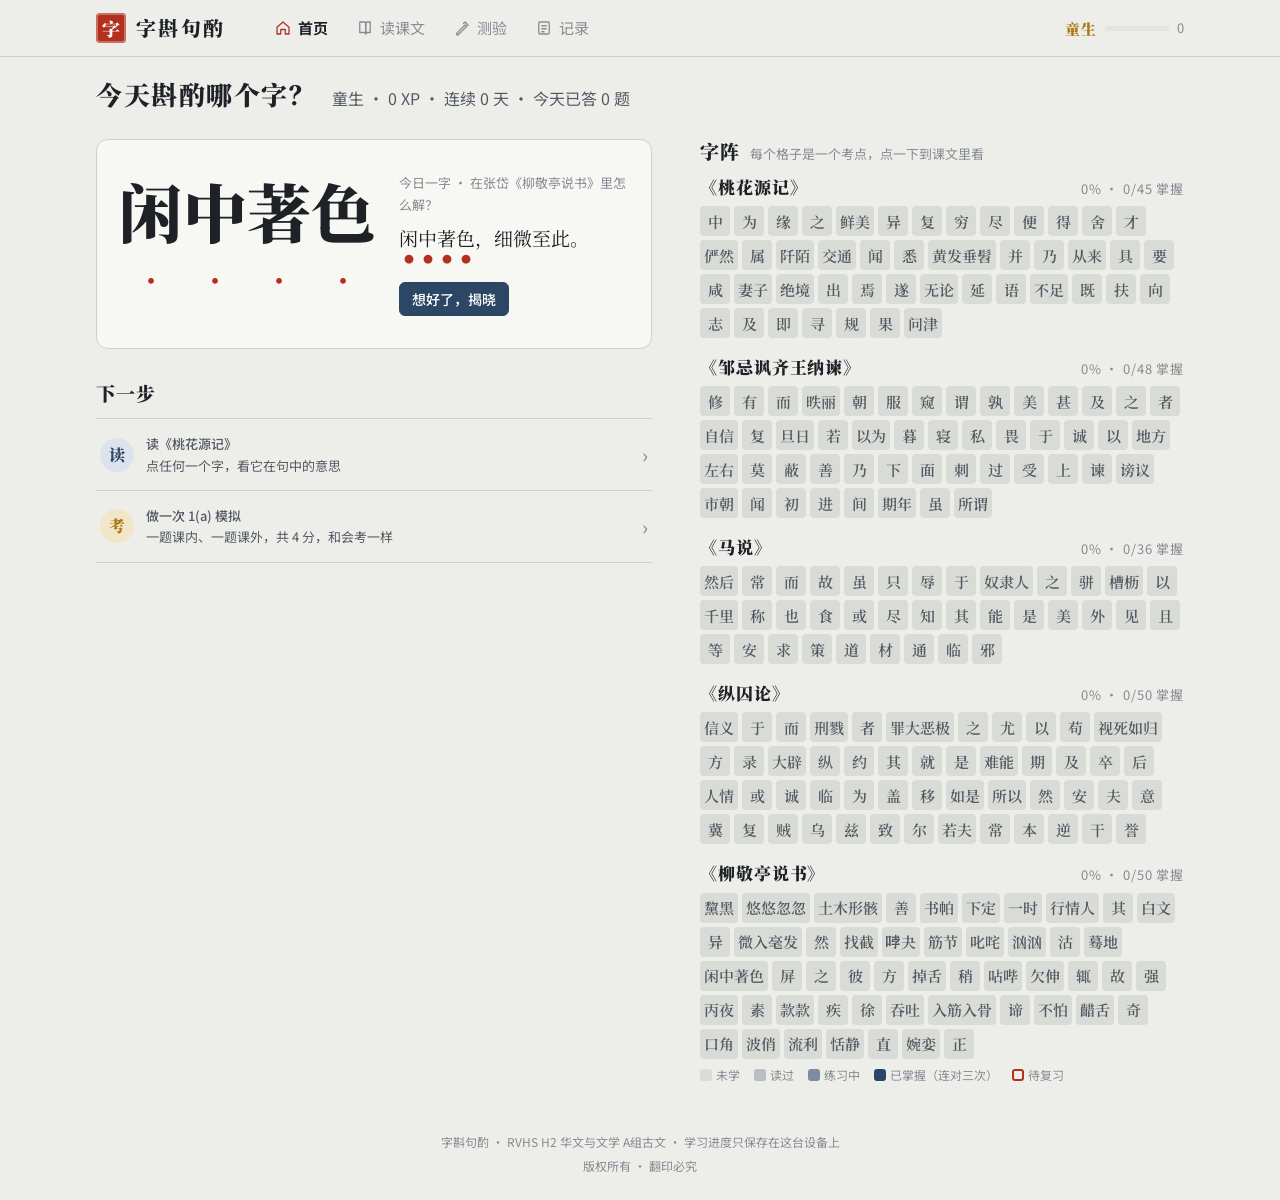
<file: index.html>
<!doctype html>
<html lang="zh-Hans">
<head>
<meta charset="utf-8">
<meta name="viewport" content="width=device-width, initial-scale=1, viewport-fit=cover">
<title>字斟句酌 · 文言字词</title>
<meta name="description" content="H2 华文与文学 A组古文：五篇指定古文逐字释义、一词多义、测一测，以及仿 1(a) 的课内外字词测验。">
<meta name="theme-color" content="#EDEEEA" media="(prefers-color-scheme: light)">
<meta name="theme-color" content="#16181C" media="(prefers-color-scheme: dark)">
<link rel="manifest" href="manifest.webmanifest">
<link rel="icon" type="image/png" href="icons/icon-192.png">
<link rel="apple-touch-icon" href="icons/apple-touch-icon.png">
<meta name="apple-mobile-web-app-capable" content="yes">
<meta name="apple-mobile-web-app-title" content="字斟句酌">
<link rel="preconnect" href="https://fonts.googleapis.com">
<link rel="preconnect" href="https://fonts.gstatic.com" crossorigin>
<link rel="stylesheet" href="https://fonts.googleapis.com/css2?family=Noto+Sans+SC:wght@400;500;700&family=Noto+Serif+SC:wght@400;600;900&display=swap">
<link rel="stylesheet" href="css/app.css">
</head>
<body>
<a class="skip" href="#main">跳到正文</a>
<header class="hd">
  <div class="hd-in">
    <a href="#home" class="brand" aria-label="字斟句酌 首页"><span class="seal" aria-hidden="true">字</span><span class="brand-t">字斟句酌</span></a>
    <nav class="nav" aria-label="主导航">
      <a href="#home" data-v="home"><svg viewBox="0 0 24 24" aria-hidden="true"><path d="M4 11 12 4l8 7v9h-5v-6H9v6H4z"/></svg><span>首页</span></a>
      <a href="#read" data-v="read"><svg viewBox="0 0 24 24" aria-hidden="true"><path d="M5 4h6a2 2 0 0 1 2 2v14a2 2 0 0 0-2-2H5z"/><path d="M19 4h-4a2 2 0 0 0-2 2v14a2 2 0 0 1 2-2h4z"/></svg><span>读课文</span></a>
      <a href="#quiz" data-v="quiz"><svg viewBox="0 0 24 24" aria-hidden="true"><path d="M5 19 16 8l2 2L7 21H5z"/><path d="m14 6 2-2 4 4-2 2"/></svg><span>测验</span></a>
      <a href="#records" data-v="records"><svg viewBox="0 0 24 24" aria-hidden="true"><rect x="5" y="4" width="14" height="16" rx="1.5"/><path d="M9 9h6M9 13h6M9 17h3"/></svg><span>记录</span></a>
    </nav>
    <a class="rank-chip" href="#records" aria-label="我的等级"><b id="hd-rank">童生</b><span class="xpbar" aria-hidden="true"><i id="hd-bar"></i></span><span id="hd-xp" class="hd-xp">0</span></a>
  </div>
</header>
<main id="main" tabindex="-1"></main>
<aside id="sheet" class="sheet" hidden aria-live="polite"></aside>
<div id="toast" role="status" hidden></div>
<div id="ov" class="ov" hidden></div>
<div id="stage" aria-hidden="true"></div>
<footer class="ft"><p>字斟句酌 · RVHS H2 华文与文学 A组古文 · 学习进度只保存在这台设备上</p><p>版权所有 · 翻印必究</p></footer>
<script src="js/parse.js"></script>
<script src="js/zz.js"></script>
<script src="data/texts/taohua.js"></script>
<script src="data/texts/zouji.js"></script>
<script src="data/texts/mashuo.js"></script>
<script src="data/texts/zongqiu.js"></script>
<script src="data/texts/liujingting.js"></script>
<script src="data/config.js"></script>
<script src="js/app.js"></script>
<script>
  if ('serviceWorker' in navigator && (location.protocol === 'https:' || location.hostname === 'localhost')) {
    window.addEventListener('load', function () { navigator.serviceWorker.register('sw.js').catch(function () {}); });
  }
</script>
</body>
</html>
</file>
<file: css/app.css>
/* 字斟句酌 · 文言字词
   One idea carries the design: the exam's 着重号. A tapped or tested character gets a 朱砂 dot beneath it
   (CSS text-emphasis), and its meaning appears as a 朱批 — a red-ink margin note. Everything else stays ink-on-paper quiet.
   Phones: one column, tab bar at the bottom, notes in a bottom sheet. ≥1040px: text column + sticky margin note. */
/* 𠷺 (U+20DFA) and 㕮 are missing from most phone fonts; this 1 KB font carries just those glyphs (built from Noto Serif CJK, OFL) */
@font-face { font-family: 'ZZ Rare'; src: url('fonts/zz-rare.woff2') format('woff2'); unicode-range: U+20DFA, U+356E; font-display: swap; }
:root {
  --paper: #EDEEEA;      /* 宣纸灰 */
  --leaf: #F7F7F4;       /* raised surface */
  --sunk: #E2E4DF;
  --ink: #1E2126;        /* 墨 */
  --ink-2: #545A63;      /* 淡墨 */
  --ink-3: #868B92;
  --rule: #CDD0CA;
  --zhu: #B3301E;        /* 朱砂: annotation, dots, marks */
  --zhu-soft: #F3DDD7;
  --dai: #2C4766;        /* 黛: actions */
  --dai-ink: #FFFFFF;
  --dai-soft: #DCE3EC;
  --huang: #A87C14;      /* 藤黄: rank, XP */
  --huang-soft: #F1E6C8;
  --lv: #3B7656;         /* 石绿: correct */
  --lv-soft: #DCEBE2;
  --m0: #D9DBD6; --m1: #B9BDC4; --m2: #7E8CA0; --m3: #2C4766;  /* mastery shades: 未学 / 读过 / 练习中 / 掌握 */
  --f-wen: 'ZZ Rare', 'Noto Serif SC', 'Songti SC', 'STSong', 'SimSun', serif;
  --f-ui: 'ZZ Rare', 'Noto Sans SC', 'PingFang SC', 'Hiragino Sans GB', 'Microsoft YaHei', system-ui, sans-serif;
  --tab-h: 62px;
  --r-s: 6px; --r-m: 12px;
  color-scheme: light;
}
@media (prefers-color-scheme: dark) {
  :root:not([data-theme="light"]) {
    --paper: #16181C; --leaf: #1E2126; --sunk: #25292F; --ink: #E6E4DE; --ink-2: #ABAFB5; --ink-3: #7B8087; --rule: #33383F;
    --zhu: #E0715C; --zhu-soft: #3A211C; --dai: #9DB6D6; --dai-ink: #10161E; --dai-soft: #233245;
    --huang: #D9B256; --huang-soft: #3A3120; --lv: #7FC39C; --lv-soft: #1C3127;
    --m0: #2A2E34; --m1: #464C55; --m2: #6F84A0; --m3: #A9C0DE;
    color-scheme: dark;
  }
}
:root[data-theme="dark"] {
  --paper: #16181C; --leaf: #1E2126; --sunk: #25292F; --ink: #E6E4DE; --ink-2: #ABAFB5; --ink-3: #7B8087; --rule: #33383F;
  --zhu: #E0715C; --zhu-soft: #3A211C; --dai: #9DB6D6; --dai-ink: #10161E; --dai-soft: #233245;
  --huang: #D9B256; --huang-soft: #3A3120; --lv: #7FC39C; --lv-soft: #1C3127;
  --m0: #2A2E34; --m1: #464C55; --m2: #6F84A0; --m3: #A9C0DE;
  color-scheme: dark;
}

* { box-sizing: border-box; }
html { -webkit-text-size-adjust: 100%; }
body { margin: 0; background: var(--paper); color: var(--ink); font: 16px/1.65 var(--f-ui); padding-bottom: calc(var(--tab-h) + env(safe-area-inset-bottom)); }
button, input, select, textarea { font: inherit; color: inherit; }
a { color: var(--dai); }
:focus-visible { outline: 2px solid var(--dai); outline-offset: 2px; border-radius: 3px; }
main:focus, main:focus-visible { outline: none; }
.skip { position: absolute; left: -999px; top: 8px; background: var(--leaf); padding: 6px 10px; z-index: 50; }
.skip:focus { left: 8px; }
.sr { position: absolute; width: 1px; height: 1px; overflow: hidden; clip: rect(0 0 0 0); }
#stage { position: absolute; left: -10000px; top: 0; width: 760px; }

/* ---------- header / nav ---------- */
.hd { position: sticky; top: 0; z-index: 20; background: var(--paper); border-bottom: 1px solid var(--rule); padding-top: env(safe-area-inset-top); }
.hd-in { max-width: 1120px; margin: 0 auto; display: flex; align-items: center; gap: 16px; height: 56px; padding: 0 16px; }
.brand { display: flex; align-items: center; gap: 10px; text-decoration: none; color: var(--ink); }
.brand-t { font: 900 20px/1 var(--f-wen); letter-spacing: .12em; }
.seal { display: inline-grid; place-items: center; width: 30px; height: 30px; background: var(--zhu); color: #fff; font: 900 18px/1 var(--f-wen); border-radius: 4px; box-shadow: inset 0 0 0 2px color-mix(in srgb, #fff 30%, transparent); }
.nav { position: fixed; left: 0; right: 0; bottom: 0; z-index: 30; display: grid; grid-template-columns: repeat(4, 1fr); height: calc(var(--tab-h) + env(safe-area-inset-bottom)); padding-bottom: env(safe-area-inset-bottom); background: var(--leaf); border-top: 1px solid var(--rule); }
.nav a { display: flex; flex-direction: column; align-items: center; justify-content: center; gap: 2px; font-size: 12px; color: var(--ink-3); text-decoration: none; }
.nav svg { width: 22px; height: 22px; fill: none; stroke: currentColor; stroke-width: 1.7; stroke-linejoin: round; stroke-linecap: round; }
.nav a[aria-current="page"] { color: var(--ink); font-weight: 700; }
.nav a[aria-current="page"] svg { stroke: var(--zhu); }
.rank-chip { margin-left: auto; display: flex; align-items: center; gap: 8px; text-decoration: none; color: var(--ink); font-size: 13px; }
.rank-chip b { font: 900 15px/1 var(--f-wen); color: var(--huang); letter-spacing: .08em; }
.xpbar { display: inline-block; width: 64px; height: 5px; border-radius: 3px; background: var(--sunk); overflow: hidden; }
.xpbar i { display: block; height: 100%; width: 0; background: var(--huang); transition: width .4s; }
.hd-xp { color: var(--ink-3); font-variant-numeric: tabular-nums; }
@media (min-width: 760px) {
  body { padding-bottom: 0; }
  .hd { background: color-mix(in srgb, var(--paper) 90%, transparent); backdrop-filter: blur(8px); -webkit-backdrop-filter: blur(8px); }
  .nav { position: static; display: flex; gap: 4px; height: auto; padding: 0; background: none; border: 0; margin-left: 20px; }
  .nav a { flex-direction: row; gap: 6px; font-size: 15px; padding: 8px 12px; border-radius: var(--r-s); }
  .nav a:hover { background: var(--sunk); }
  .nav svg { width: 18px; height: 18px; }
}

/* ---------- page frame ---------- */
main { display: block; max-width: 1120px; margin: 0 auto; padding: 20px 16px 48px; outline: none; }
.col { max-width: 720px; margin: 0 auto; }
.ft { text-align: center; color: var(--ink-3); font-size: 12px; padding: 0 16px 24px; }
.ft p { margin: 0; }
.ft p + p { margin-top: 4px; }
h1, h2, h3 { font-family: var(--f-wen); font-weight: 900; line-height: 1.3; margin: 0; }
.pg-h { font-size: 28px; letter-spacing: .06em; margin-bottom: 4px; }
.pg-sub { color: var(--ink-2); margin: 0 0 20px; }
.sec-h { font-size: 19px; letter-spacing: .05em; margin: 32px 0 12px; display: flex; align-items: baseline; gap: 10px; }
.sec-h small { font: 400 13px var(--f-ui); color: var(--ink-3); letter-spacing: 0; }
.back { background: none; border: 0; padding: 4px 0; color: var(--ink-2); cursor: pointer; margin-bottom: 8px; }
.back:hover { color: var(--ink); }
.fine { font-size: 13px; color: var(--ink-3); }

.btn { display: inline-flex; align-items: center; justify-content: center; gap: 6px; min-height: 44px; padding: 0 18px; border-radius: var(--r-s); border: 1px solid var(--rule); background: var(--leaf); cursor: pointer; text-decoration: none; color: var(--ink); font-weight: 500; }
.btn:hover { border-color: var(--ink-3); }
.btn.primary { background: var(--dai); border-color: var(--dai); color: var(--dai-ink); }
.btn.primary:hover { filter: brightness(1.08); }
.btn.zhu { background: var(--zhu); border-color: var(--zhu); color: #fff; }
.btn.ghost { background: none; }
.btn.sm { min-height: 34px; padding: 0 12px; font-size: 14px; }
.btn[disabled] { opacity: .45; cursor: not-allowed; }
.actions { display: flex; flex-wrap: wrap; gap: 10px; margin-top: 16px; }

/* 着重号: the dotted character, everywhere a word is "the one being asked about" */
.dot { -webkit-text-emphasis: filled circle var(--zhu); text-emphasis: filled circle var(--zhu); -webkit-text-emphasis-position: under; text-emphasis-position: under right; }
.wen { font-family: var(--f-wen); }

/* ---------- home ---------- */
.home { display: grid; gap: 28px; }
@media (min-width: 1040px) { .home { grid-template-columns: minmax(0, 1.15fr) minmax(0, 1fr); align-items: start; column-gap: 48px; } .home .span { grid-column: 1 / -1; } }
.hello { display: flex; flex-wrap: wrap; align-items: baseline; gap: 6px 16px; }
.hello h1 { font-size: 26px; letter-spacing: .06em; }
.hello p { margin: 0; color: var(--ink-2); }
.today { position: relative; display: grid; grid-template-columns: auto 1fr; gap: 0 24px; align-items: center; padding: 24px 22px; background: var(--leaf); border-radius: var(--r-m); border: 1px solid var(--rule); }
.today .big { font: 900 104px/1 var(--f-wen); padding-bottom: 22px; -webkit-text-emphasis: filled dot var(--zhu); text-emphasis: filled dot var(--zhu); -webkit-text-emphasis-position: under; text-emphasis-position: under right; }
.today .big.multi { font-size: 64px; }
.today .lbl { font-size: 13px; color: var(--ink-3); margin: 0 0 6px; }
.today .ctx { font: 400 19px/1.8 var(--f-wen); margin: 0; }
.today .cite { font-size: 13px; color: var(--ink-2); margin: 2px 0 12px; }
.today .ans { border-left: 3px solid var(--zhu); padding: 2px 0 2px 12px; margin: 10px 0; }
.today .ans b { font-family: var(--f-wen); font-size: 19px; color: var(--zhu); }
@media (max-width: 520px) { .today { grid-template-columns: 1fr; } .today .big { font-size: 84px; } }

.next { list-style: none; margin: 0; padding: 0; border-top: 1px solid var(--rule); }
.next li { border-bottom: 1px solid var(--rule); }
.next a { display: grid; grid-template-columns: 34px 1fr auto; gap: 12px; align-items: center; padding: 14px 4px; text-decoration: none; color: var(--ink); }
.next a:hover { background: var(--sunk); }
.next .ic { width: 34px; height: 34px; display: grid; place-items: center; border-radius: 50%; background: var(--dai-soft); color: var(--dai); font: 900 16px/1 var(--f-wen); }
.next .ic.zhu { background: var(--zhu-soft); color: var(--zhu); }
.next .ic.huang { background: var(--huang-soft); color: var(--huang); }
.next b { display: block; font-weight: 500; }
.next span { font-size: 13px; color: var(--ink-2); }
.next .go { color: var(--ink-3); font-size: 20px; }

/* 字阵 mastery map */
.zhen { display: grid; gap: 18px; }
.zhen-row h3 { font-size: 17px; letter-spacing: .05em; display: flex; justify-content: space-between; align-items: baseline; margin-bottom: 8px; }
.zhen-row h3 a { color: var(--ink); text-decoration: none; }
.zhen-row h3 small { font: 400 13px var(--f-ui); color: var(--ink-3); font-variant-numeric: tabular-nums; }
.tiles { display: flex; flex-wrap: wrap; gap: 4px; }
.tile { min-width: 30px; height: 30px; padding: 0 4px; display: grid; place-items: center; border: 0; border-radius: 4px; font: 600 15px/1 var(--f-wen); cursor: pointer; background: var(--m0); color: var(--ink-2); }
.tile.l1 { background: var(--m1); color: var(--ink); }
.tile.l2 { background: var(--m2); color: #fff; }
.tile.l3 { background: var(--m3); color: var(--dai-ink); }
.tile.due { box-shadow: inset 0 0 0 2px var(--zhu); }
.legend { display: flex; flex-wrap: wrap; gap: 6px 14px; font-size: 12px; color: var(--ink-3); margin-top: 6px; }
.legend i { display: inline-block; width: 12px; height: 12px; border-radius: 3px; vertical-align: -1px; margin-right: 4px; }

/* ---------- 读课文: text list ---------- */
.shelf { list-style: none; margin: 0; padding: 0; display: grid; gap: 0; border-top: 1px solid var(--ink); }
.shelf li { border-bottom: 1px solid var(--rule); }
.shelf a { display: grid; grid-template-columns: 1fr auto; gap: 4px 16px; padding: 18px 4px; text-decoration: none; color: var(--ink); }
.shelf a:hover { background: var(--sunk); }
.shelf h2 { font-size: 24px; letter-spacing: .08em; }
.shelf .by { grid-column: 1; color: var(--ink-2); font-size: 14px; }
.shelf .pct { grid-row: 1 / span 2; grid-column: 2; align-self: center; text-align: right; font-size: 13px; color: var(--ink-3); }
.shelf .pct b { display: block; font: 900 22px/1.1 var(--f-wen); color: var(--dai); }
.shelf .mini { grid-column: 1 / -1; display: flex; gap: 2px; margin-top: 6px; }
.shelf .mini i { flex: 1; height: 4px; border-radius: 2px; background: var(--m0); }
.shelf .mini i.l1 { background: var(--m1); } .shelf .mini i.l2 { background: var(--m2); } .shelf .mini i.l3 { background: var(--m3); }

/* ---------- 读课文: reader ---------- */
.reader { display: grid; gap: 24px; }
@media (min-width: 1040px) { .reader { grid-template-columns: minmax(0, 1fr) 340px; gap: 48px; } }
.r-head h1 { font-size: 34px; letter-spacing: .12em; }
.r-head .by { color: var(--ink-2); margin: 4px 0 10px; }
.r-head .intro { color: var(--ink-2); font-size: 15px; margin: 0 0 16px; max-width: 40em; }
.r-tools { position: sticky; top: 56px; z-index: 5; display: flex; flex-wrap: wrap; align-items: center; gap: 10px 14px; padding: 10px 0; background: var(--paper); border-bottom: 1px solid var(--rule); margin-bottom: 18px; }
.seg { display: inline-flex; border: 1px solid var(--rule); border-radius: var(--r-s); overflow: hidden; }
.seg button { border: 0; background: var(--leaf); padding: 6px 14px; cursor: pointer; font-size: 14px; }
.seg button + button { border-left: 1px solid var(--rule); }
.seg button[aria-pressed="true"] { background: var(--ink); color: var(--paper); }
.chk { display: inline-flex; align-items: center; gap: 6px; font-size: 14px; color: var(--ink-2); cursor: pointer; }
.chk input { accent-color: var(--zhu); width: 16px; height: 16px; }
.r-tools .btn { margin-left: auto; }
.text { font: 400 22px/2.25 var(--f-wen); letter-spacing: .05em; max-width: 34em; }
.text p { margin: 0 0 1.1em; text-indent: 2em; }
.text .sent { border-radius: 4px; }
.text .w { cursor: pointer; border-radius: 3px; padding: .08em 0; transition: background-color .15s; }
.text .w:hover { background: var(--sunk); }
.text.show-key .w.k { text-decoration: underline dotted color-mix(in srgb, var(--zhu) 70%, transparent); text-decoration-thickness: 2px; text-underline-offset: .32em; }
.text .w.seen { color: var(--ink); }
.text .w.on { background: var(--zhu-soft); -webkit-text-emphasis: filled circle var(--zhu); text-emphasis: filled circle var(--zhu); -webkit-text-emphasis-position: under; text-emphasis-position: under right; text-decoration: none; }
.text .sent.on-s { background: color-mix(in srgb, var(--sunk) 60%, transparent); }
.text .bh { display: block; text-indent: 0; font: 400 16px/1.8 var(--f-ui); letter-spacing: 0; color: var(--ink-2); margin: .1em 0 .7em; padding-left: 12px; border-left: 2px solid var(--rule); }
.text.mode-yw .bh { display: none; }
.text.mode-dz p { text-indent: 0; }
.text.mode-dz .sent { display: block; }
.text.mode-bh .sent .zh { display: none; }
.text.mode-bh .bh { border: 0; padding: 0; font-size: 18px; color: var(--ink); display: inline; }
.sent-note { display: block; text-indent: 0; font: 13px/1.6 var(--f-ui); letter-spacing: 0; color: var(--ink-3); margin: -.4em 0 .9em 14px; }
.sent-note::before { content: '注　'; color: var(--zhu); font-weight: 700; }
.text.mode-yw .sent-note, .text.mode-bh .sent-note { display: none; }

/* 朱批 margin note (desktop) / bottom sheet (phone) */
.margin { display: none; }
@media (min-width: 1040px) {
  .margin { display: block; position: sticky; top: 130px; align-self: start; max-height: calc(100vh - 150px); overflow: auto; }
  .margin .empty { color: var(--ink-3); font-size: 14px; border-left: 2px solid var(--rule); padding-left: 14px; }
}
.note { border-left: 3px solid var(--zhu); padding: 2px 0 4px 16px; }
.note .hw { display: flex; align-items: flex-end; gap: 12px; flex-wrap: wrap; }
.note .hw b { font: 900 44px/1.2 var(--f-wen); color: var(--ink); padding-bottom: 12px; -webkit-text-emphasis: filled dot var(--zhu); text-emphasis: filled dot var(--zhu); -webkit-text-emphasis-position: under; text-emphasis-position: under right; }
.note .py { color: var(--ink-2); font-size: 15px; padding-bottom: 18px; }
.note .tag { display: inline-block; font-size: 12px; padding: 2px 8px; border-radius: 10px; background: var(--zhu-soft); color: var(--zhu); margin-bottom: 18px; }
.note .g { font: 600 20px/1.6 var(--f-wen); color: var(--zhu); margin: 4px 0 6px; }
.note .g small { display: block; font: 400 12px var(--f-ui); color: var(--ink-3); }
.note .n { font-size: 14px; color: var(--ink-2); margin: 0 0 10px; }
.note .in-s { font: 400 16px/1.8 var(--f-wen); margin: 10px 0 2px; }
.note .in-bh { font-size: 14px; color: var(--ink-2); margin: 0 0 10px; }
.note h4 { font: 700 13px var(--f-ui); color: var(--ink-3); margin: 18px 0 6px; }
.senses { list-style: none; margin: 0; padding: 0; counter-reset: s; }
.senses li { position: relative; padding: 6px 0 6px 28px; border-top: 1px dashed var(--rule); font-size: 14px; counter-increment: s; }
.senses li::before { content: counter(s); position: absolute; left: 0; top: 7px; width: 19px; height: 19px; border-radius: 50%; display: grid; place-items: center; font-size: 11px; background: var(--sunk); color: var(--ink-2); }
.senses li.here::before { background: var(--zhu); color: #fff; }
.senses li .m { font-weight: 700; }
.senses li.here .m { color: var(--zhu); }
.senses li .pos { color: var(--ink-3); font-size: 12px; margin-left: 4px; }
.senses li .ex { display: block; font-family: var(--f-wen); color: var(--ink-2); }
.xref { list-style: none; margin: 0; padding: 0; font-size: 14px; }
.xref li { padding: 5px 0; border-top: 1px dashed var(--rule); }
.xref a { color: var(--ink); text-decoration: none; }
.xref a:hover { text-decoration: underline; }
.xref .t { color: var(--ink-3); font-size: 12px; }
.tip { font-size: 14px; background: var(--huang-soft); color: var(--ink); border-radius: var(--r-s); padding: 8px 12px; margin-top: 14px; }
.note-nav { display: flex; gap: 8px; margin-top: 16px; }
.sheet { position: fixed; left: 0; right: 0; bottom: 0; z-index: 40; max-height: 62vh; overflow: auto; background: var(--leaf); border-top: 1px solid var(--rule); border-radius: 14px 14px 0 0; box-shadow: 0 -8px 30px rgba(20, 22, 26, .18); padding: 10px 18px calc(18px + env(safe-area-inset-bottom)); }
.sheet .grab { display: flex; justify-content: flex-end; position: sticky; top: -10px; background: var(--leaf); padding-top: 6px; }
.sheet .x { border: 0; background: var(--sunk); width: 34px; height: 34px; border-radius: 50%; cursor: pointer; font-size: 18px; }
@media (min-width: 1040px) { .sheet { display: none !important; } }
@media (max-width: 1039px) { body.sheet-open main { padding-bottom: 60vh; } }

/* ---------- MCQ & quiz ---------- */
.qwrap { max-width: 720px; margin: 0 auto; }
.qbar { display: flex; align-items: center; gap: 12px; margin-bottom: 18px; font-size: 14px; color: var(--ink-2); }
.qbar .prog { flex: 1; height: 4px; background: var(--sunk); border-radius: 2px; overflow: hidden; }
.qbar .prog i { display: block; height: 100%; background: var(--dai); transition: width .3s; }
.qtype { font-size: 13px; color: var(--ink-3); margin: 0 0 8px; }
.qstem { font: 400 15px/1.6 var(--f-ui); color: var(--ink-2); margin: 0 0 6px; }
.qs { font: 400 24px/2.1 var(--f-wen); letter-spacing: .05em; margin: 0 0 6px; }
.qsrc { text-align: right; font: italic 14px var(--f-wen); color: var(--ink-2); margin: 0 0 20px; }
.opts { list-style: none; margin: 0; padding: 0; display: grid; gap: 10px; }
.opt { width: 100%; text-align: left; display: grid; grid-template-columns: 30px 1fr; gap: 10px; align-items: start; padding: 12px 14px; background: var(--leaf); border: 1px solid var(--rule); border-radius: var(--r-s); cursor: pointer; font-size: 16px; line-height: 1.7; }
.opt:hover:not([disabled]) { border-color: var(--dai); }
.opt .L { width: 26px; height: 26px; border-radius: 50%; display: grid; place-items: center; border: 1px solid var(--rule); font-size: 13px; color: var(--ink-2); margin-top: 1px; }
.opt .pair { display: grid; gap: 2px; font-family: var(--f-wen); font-size: 17px; }
.opt .pair small, .opt small { font: 400 12px var(--f-ui); color: var(--ink-3); }
.opt.ok { border-color: var(--lv); background: var(--lv-soft); }
.opt.ok .L { background: var(--lv); color: #fff; border-color: var(--lv); }
.opt.bad { border-color: var(--zhu); background: var(--zhu-soft); }
.opt.bad .L { background: var(--zhu); color: #fff; border-color: var(--zhu); }
.opt[disabled] { cursor: default; }
.fb { margin-top: 16px; padding: 14px 16px; border-radius: var(--r-s); background: var(--leaf); border: 1px solid var(--rule); }
.fb.ok { border-color: color-mix(in srgb, var(--lv) 50%, var(--rule)); }
.fb.bad { border-color: color-mix(in srgb, var(--zhu) 45%, var(--rule)); }
.fb h3 { font: 700 16px var(--f-ui); margin-bottom: 6px; }
.fb.ok h3 { color: var(--lv); } .fb.bad h3 { color: var(--zhu); }
.fb p { margin: 6px 0; }
.fb .model { font: 600 19px var(--f-wen); color: var(--zhu); }
.fb .acc { font-size: 13px; color: var(--ink-2); }
.fb .link { font-size: 14px; color: var(--ink-2); border-top: 1px dashed var(--rule); padding-top: 8px; margin-top: 10px; }
.fb .link .wen { font-size: 16px; color: var(--ink); }

/* free recall */
.paper { background: var(--leaf); border: 1px solid var(--rule); border-radius: var(--r-m); padding: 22px 20px; }
.paper .ins { font: 600 16px var(--f-wen); margin: 0 0 14px; }
.item { display: grid; grid-template-columns: 34px 1fr; gap: 6px; margin: 0 0 18px; }
.paper.single .item { grid-template-columns: 1fr; }
.paper.single .item .no { display: none; }
.item .no { font: 400 16px/2.1 var(--f-wen); color: var(--ink-2); }
.item .qs { font-size: 22px; }
.ansrow { display: flex; gap: 10px; align-items: center; }
.ansrow label { font: 600 18px var(--f-wen); white-space: nowrap; }
.ansrow input { flex: 1; min-width: 0; min-height: 46px; padding: 0 12px; border: 1px solid var(--rule); border-bottom: 2px solid var(--ink-3); border-radius: var(--r-s) var(--r-s) 0 0; background: var(--paper); font: 400 18px var(--f-wen); }
.ansrow input:focus { outline: none; border-bottom-color: var(--dai); }
.mark { display: inline-grid; place-items: center; min-width: 54px; height: 36px; padding: 0 8px; border: 2px solid var(--zhu); border-radius: 50%; color: var(--zhu); font: 900 18px/1 var(--f-wen); transform: rotate(-6deg); }
.mark.full { border-color: var(--lv); color: var(--lv); }
.selfmark { display: grid; gap: 8px; margin-top: 10px; }
.selfmark button { text-align: left; padding: 10px 12px; border: 1px solid var(--rule); border-radius: var(--r-s); background: var(--paper); cursor: pointer; }
.selfmark button:hover { border-color: var(--dai); }
.selfmark button b { font-family: var(--f-wen); margin-right: 8px; color: var(--dai); }
.rule-note { font-size: 13px; color: var(--ink-2); background: var(--sunk); border-radius: var(--r-s); padding: 8px 12px; margin-top: 10px; }
.tag-s { display: inline-block; font-size: 12px; padding: 1px 8px; border-radius: 10px; background: var(--huang-soft); color: var(--huang); margin-left: 6px; vertical-align: 2px; }
.tag-s.in { background: var(--dai-soft); color: var(--dai); }

/* quiz setup */
.modes { display: grid; gap: 14px; }
@media (min-width: 700px) { .modes { grid-template-columns: 1fr 1fr; } }
.mode { padding: 20px; border-radius: var(--r-m); background: var(--leaf); border: 1px solid var(--rule); display: flex; flex-direction: column; gap: 8px; }
.mode h2 { font-size: 21px; letter-spacing: .05em; }
.mode p { margin: 0; color: var(--ink-2); font-size: 15px; }
.mode .actions { margin-top: auto; padding-top: 10px; }
.mode.exam { border-color: var(--ink); }
.field { margin: 14px 0; }
.field > span { display: block; font-size: 13px; color: var(--ink-3); margin-bottom: 6px; }
.chips { display: flex; flex-wrap: wrap; gap: 8px; }
.chips label { position: relative; }
.chips input { position: absolute; opacity: 0; inset: 0; cursor: pointer; }
.chips span { display: inline-block; padding: 6px 12px; border: 1px solid var(--rule); border-radius: 18px; font-size: 14px; background: var(--paper); }
.chips input:checked + span { background: var(--ink); color: var(--paper); border-color: var(--ink); }
.chips input:focus-visible + span { outline: 2px solid var(--dai); outline-offset: 2px; }

/* results */
.result { text-align: center; padding: 26px 16px; }
.result .score { font: 900 64px/1 var(--f-wen); }
.result .score small { font-size: 26px; color: var(--ink-3); }
.result p { color: var(--ink-2); }
.rlist { list-style: none; margin: 18px 0 0; padding: 0; text-align: left; border-top: 1px solid var(--rule); }
.rlist li { display: grid; grid-template-columns: 1fr auto; gap: 4px 12px; padding: 12px 2px; border-bottom: 1px solid var(--rule); }
.rlist .s { font: 400 17px/1.8 var(--f-wen); }
.rlist .meta { grid-column: 1; font-size: 13px; color: var(--ink-2); }
.rlist .pt { grid-row: 1 / span 2; grid-column: 2; align-self: center; font: 900 18px var(--f-wen); color: var(--zhu); }
.rlist .pt.full { color: var(--lv); }

/* ---------- 记录 ---------- */
.rankcard { display: grid; grid-template-columns: auto 1fr; gap: 20px; align-items: center; padding: 22px 20px; background: var(--leaf); border: 1px solid var(--rule); border-radius: var(--r-m); }
.bigseal { width: 92px; height: 92px; display: flex; flex-direction: column; align-items: center; justify-content: center; background: var(--zhu); color: #fff; border-radius: 8px; font: 900 32px/1.08 var(--f-wen); box-shadow: inset 0 0 0 4px color-mix(in srgb, #fff 25%, transparent); }
.rankcard h2 { font-size: 22px; letter-spacing: .06em; }
.rankcard p { margin: 4px 0; color: var(--ink-2); font-size: 14px; }
.ladder { display: flex; gap: 3px; margin-top: 10px; }
.ladder span { flex: 1; text-align: center; font: 600 12px/1 var(--f-wen); padding: 6px 0; border-radius: 3px; background: var(--sunk); color: var(--ink-3); }
.ladder span.got { background: var(--huang-soft); color: var(--huang); }
.ladder span.cur { background: var(--huang); color: #fff; }
@media (max-width: 480px) { .ladder span { font-size: 0; height: 8px; padding: 0; } .ladder span::first-letter { font-size: 0; } }
.stats { display: grid; grid-template-columns: repeat(auto-fit, minmax(130px, 1fr)); gap: 1px; background: var(--rule); border: 1px solid var(--rule); border-radius: var(--r-m); overflow: hidden; margin-top: 16px; }
.stats div { background: var(--leaf); padding: 12px 14px; }
.stats b { display: block; font: 900 24px/1.2 var(--f-wen); font-variant-numeric: tabular-nums; }
.stats span { font-size: 13px; color: var(--ink-3); }
.badges { display: grid; grid-template-columns: repeat(auto-fill, minmax(150px, 1fr)); gap: 10px; }
.badge { display: grid; grid-template-columns: 44px 1fr; gap: 10px; align-items: center; padding: 10px; border-radius: var(--r-s); border: 1px dashed var(--rule); color: var(--ink-3); }
.badge .bs { width: 44px; height: 44px; display: grid; place-items: center; border-radius: 50%; border: 2px dashed var(--rule); font: 900 15px/1.05 var(--f-wen); text-align: center; }
.badge b { display: block; font: 700 15px var(--f-wen); }
.badge small { font-size: 12px; line-height: 1.4; display: block; }
.badge.got { border: 1px solid var(--huang); background: var(--huang-soft); color: var(--ink); }
.badge.got .bs { border: 0; background: var(--zhu); color: #fff; }
.hist { list-style: none; margin: 0; padding: 0; border-top: 1px solid var(--rule); }
.hist > li { border-bottom: 1px solid var(--rule); }
.hist summary { display: grid; grid-template-columns: 1fr auto; gap: 2px 12px; padding: 12px 2px; cursor: pointer; list-style: none; }
.hist summary::-webkit-details-marker { display: none; }
.hist summary b { font-weight: 500; }
.hist summary span { font-size: 13px; color: var(--ink-3); }
.hist summary .sc { grid-row: 1 / span 2; grid-column: 2; align-self: center; font: 900 18px var(--f-wen); color: var(--dai); }
.hist .det { padding: 0 2px 12px; font-size: 14px; }
.hist .det p { margin: 4px 0; }
.form-row { display: grid; grid-template-columns: max-content minmax(0, 1fr); gap: 10px 12px; align-items: center; width: 100%; max-width: 360px; }
.form-row label { white-space: nowrap; }
.form-row input { width: 100%; min-width: 0; min-height: 44px; padding: 0 10px; border: 1px solid var(--rule); border-radius: var(--r-s); background: var(--leaf); font-size: 16px; }
fieldset { border: 0; padding: 0; margin: 14px 0; }
legend { font-size: 13px; color: var(--ink-3); margin-bottom: 6px; padding: 0; }
.radio { display: block; padding: 4px 0; }
.radio input { accent-color: var(--dai); margin-right: 6px; }
.msg { padding: 12px 14px; border-radius: var(--r-s); background: var(--sunk); margin-top: 12px; }
.msg.err { background: var(--zhu-soft); }
.danger { color: var(--zhu); }

/* ---------- PDF report (rendered off-screen, captured by html2canvas) ---------- */
.rb { width: 760px; padding: 6px 4px; background: #fff; color: #1E2126; font: 14px/1.6 'ZZ Rare', 'Noto Sans SC', 'PingFang SC', sans-serif; }
.rb h1 { font: 900 24px 'ZZ Rare', 'Noto Serif SC', serif; color: #1E2126; }
.rb .meta { display: flex; flex-wrap: wrap; gap: 4px 20px; color: #545A63; margin-top: 6px; }
.rb .sec { font: 900 16px 'Noto Serif SC', serif; border-bottom: 2px solid #1E2126; padding-bottom: 4px; margin-top: 8px; }
.rb table { width: 100%; border-collapse: collapse; }
.rb th, .rb td { border: 1px solid #CDD0CA; padding: 5px 8px; text-align: left; vertical-align: top; }
.rb th { background: #EDEEEA; font-weight: 700; }
.rb .u { text-decoration: underline; text-decoration-color: #B3301E; text-decoration-thickness: 2px; text-underline-offset: 3px; color: #B3301E; }
.rb .wen { font-family: 'ZZ Rare', 'Noto Serif SC', serif; }
.rb .self { color: #A87C14; font-weight: 700; }
.rb .ok { color: #3B7656; font-weight: 700; } .rb .bad { color: #B3301E; font-weight: 700; }
.rb .glance p { margin: 4px 0; }

/* 报错 dialog */
.ov { position: fixed; inset: 0; z-index: 70; background: rgba(20, 22, 26, .45); display: flex; align-items: flex-end; justify-content: center; padding: 0; }
.ov[hidden] { display: none; }
.ov-card { width: 100%; max-width: 520px; max-height: 88vh; overflow: auto; background: var(--leaf); border-radius: 14px 14px 0 0; padding: 20px 18px calc(18px + env(safe-area-inset-bottom)); }
@media (min-width: 760px) { .ov { align-items: center; } .ov-card { border-radius: var(--r-m); } }
.ov-card h2 { font-size: 20px; margin-bottom: 8px; }
.ov-ctx { font-size: 14px; color: var(--ink-2); background: var(--sunk); border-radius: var(--r-s); padding: 10px 12px; margin: 0 0 6px; }
.ov-ctx .wen { font-size: 17px; color: var(--ink); }
.ov-l { display: block; font-size: 13px; color: var(--ink-3); margin: 4px 0 6px; }
.ov-card textarea { width: 100%; padding: 10px; border: 1px solid var(--rule); border-radius: var(--r-s); background: var(--paper); font-size: 16px; resize: vertical; }
.linkbtn { background: none; border: 0; padding: 6px 0; color: var(--ink-3); font-size: 13px; text-decoration: underline; text-underline-offset: 3px; cursor: pointer; min-height: 32px; }
.linkbtn:hover { color: var(--zhu); }
.rep-line { margin: 8px 0 0; }

/* toast */
#toast { position: fixed; left: 50%; bottom: calc(var(--tab-h) + 16px + env(safe-area-inset-bottom)); transform: translateX(-50%); z-index: 60; background: var(--ink); color: var(--paper); padding: 10px 16px; border-radius: 22px; font-size: 14px; box-shadow: 0 6px 20px rgba(0, 0, 0, .2); max-width: calc(100vw - 32px); white-space: nowrap; }
@media (min-width: 760px) { #toast { bottom: auto; top: 68px; } }
.toast-seal { display: inline-block; background: var(--zhu); color: #fff; font: 900 12px/1 var(--f-wen); padding: 3px 5px; border-radius: 3px; margin-right: 8px; }

@media (prefers-reduced-motion: reduce) { *, *::before, *::after { transition: none !important; animation: none !important; } }
@media print { .hd, .nav, .ft, .r-tools, .margin, .sheet { display: none !important; } body { background: #fff; } }
</file>
